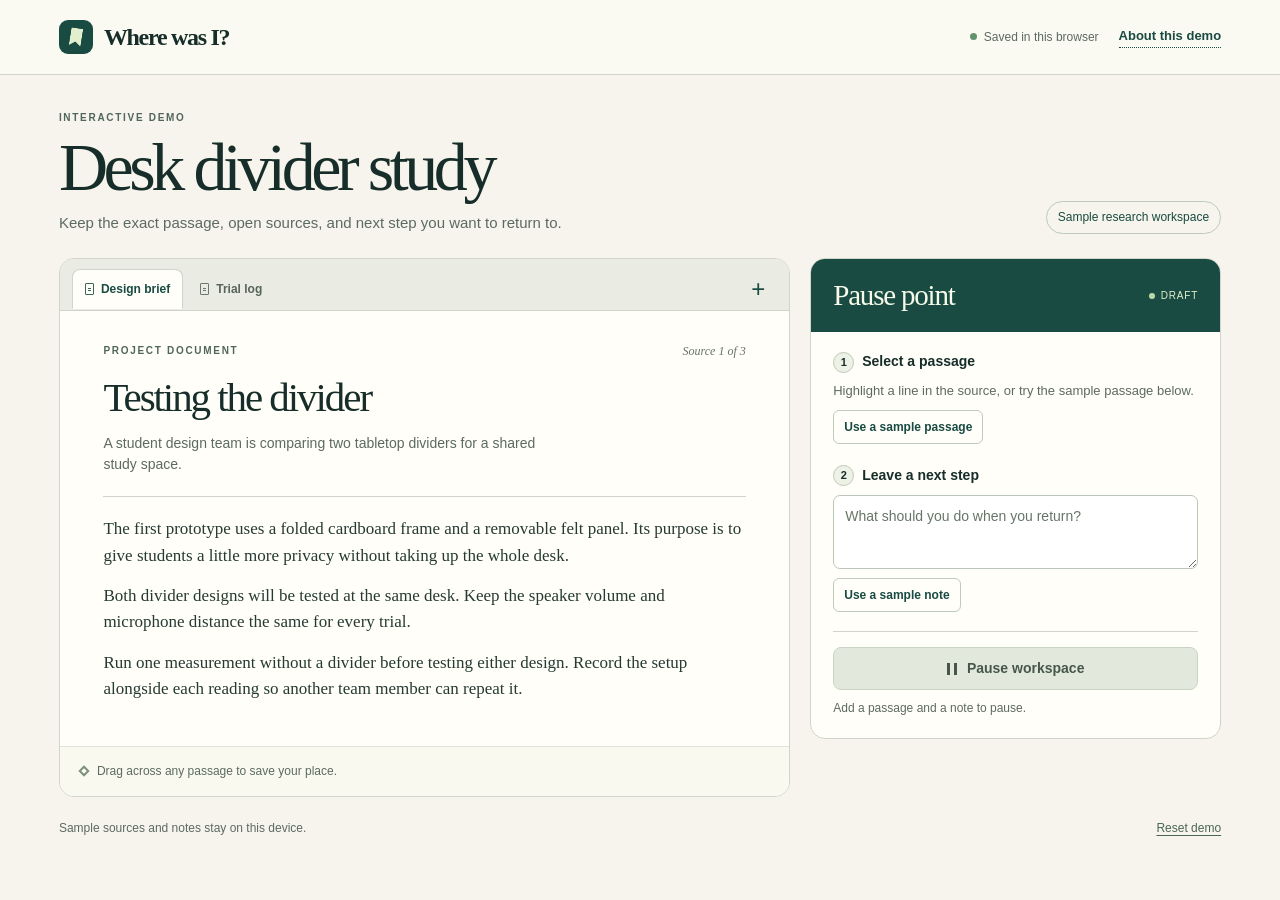
<file: index.html>
<!doctype html>
<html lang="en">
<head>
<meta charset="utf-8">
<meta name="viewport" content="width=device-width,initial-scale=1">
<meta name="theme-color" content="#f6f4ec">
<title>Where was I? · Demo workspace</title>
<style>
:root{color-scheme:light;--paper:#f6f4ec;--card:#fffef9;--ink:#162d29;--forest:#194b42;--soft:#5d6a60;--line:#d1d5c9;--mint:#dcead4;--accent:#ffdf9a;--serif:Georgia,"Times New Roman",serif;--sans:"Inter","Aptos","Segoe UI",Arial,sans-serif}
*{box-sizing:border-box}
body{margin:0;background:var(--paper);color:var(--ink);font:16px/1.55 var(--sans);min-height:100vh}
button,textarea{font:inherit;color:inherit}button{cursor:pointer}button:disabled{cursor:not-allowed}button:focus-visible,a:focus-visible,summary:focus-visible,textarea:focus-visible,[tabindex]:focus-visible{outline:3px solid #337c87;outline-offset:3px}
button{touch-action:manipulation}.visually-hidden{position:absolute;width:1px;height:1px;padding:0;overflow:hidden;clip:rect(0,0,0,0);white-space:nowrap;border:0}
[hidden]{display:none!important}
.top{border-bottom:1px solid var(--line);background:#faf9f2}
.frame{max-width:1320px;margin:auto;padding:0 clamp(18px,4.6vw,80px)}
.bar{min-height:74px;display:flex;align-items:center;justify-content:space-between;gap:12px}
.identity,.status,.top-right,.reader-meta,.section-top,.actions,.source-name,.paused-symbol,.pill{display:flex;align-items:center}
.identity{gap:11px;font:700 24px/1 var(--serif);letter-spacing:-1.3px}
.symbol{background:var(--forest);border-radius:9px;width:34px;height:34px;display:grid;place-items:center;position:relative}
.symbol:before{content:"";width:12px;height:18px;background:#e2efce;clip-path:polygon(0 0,100% 0,100% 100%,50% 75%,0 100%);transform:rotate(9deg)}
.top-right{gap:20px}.status{gap:7px;color:var(--soft);font-size:12px}.dot{width:7px;height:7px;border-radius:50%;background:#61936d}
.top-right details{position:relative}.top-right summary{cursor:pointer;color:var(--forest);font-size:13px;font-weight:650;list-style:none;border-bottom:1px dotted var(--forest)}summary::-webkit-details-marker{display:none}
.about{position:absolute;right:0;top:28px;background:var(--card);border:1px solid var(--line);border-radius:10px;padding:15px 18px;width:min(290px,85vw);box-shadow:0 8px 28px #16342b15;font-size:13px;z-index:5}.about p{margin:0}
main{padding-top:36px!important;padding-bottom:32px!important}
.intro{display:flex;align-items:flex-end;justify-content:space-between;gap:16px;margin-bottom:24px}.eyebrow,.kicker{display:block;font-size:10px;line-height:1.4;letter-spacing:1.7px;text-transform:uppercase;font-weight:750;color:#50665a}
h1,h2,h3,p{margin:0}h1{font:500 clamp(38px,5.4vw,68px)/1.07 var(--serif);letter-spacing:-.065em;margin:6px 0 7px}
.intro p{margin:0;color:var(--soft);font-size:15px}.project-tag{font-size:12px;color:var(--forest);padding:6px 11px;border:1px solid #bdcbbb;border-radius:99px;white-space:nowrap}
.grid{display:grid;grid-template-columns:minmax(0,1.78fr) minmax(285px,1fr);gap:20px;align-items:start}
.reader,.capture{background:var(--card);border:1px solid var(--line);border-radius:15px;overflow:hidden}
.tabbar{display:flex;align-items:center;gap:2px;background:#eaece3;padding:9px 12px 0;border-bottom:1px solid var(--line);min-height:52px;overflow-x:auto}
.tabs{display:flex;align-items:stretch;gap:4px;min-width:0;overflow-x:auto}
.tab{border:1px solid transparent;background:transparent;white-space:nowrap;padding:10px 12px;font-size:12px;font-weight:650;color:#576459;border-radius:8px 8px 0 0;display:flex;align-items:center;gap:7px}
.tab[aria-selected=true]{background:var(--card);border-color:var(--line);border-bottom-color:var(--card);color:var(--forest)}
.docicon{display:inline-block;width:9px;height:12px;border:1px solid currentColor;border-radius:1px;position:relative;opacity:.85}.docicon:after{content:"";position:absolute;top:4px;left:2px;right:2px;border-top:1px solid currentColor;box-shadow:0 2px 0 currentColor}
.add{margin-left:auto;border:0;background:transparent;font-size:24px;color:var(--forest);min-width:38px;min-height:38px;border-radius:7px;line-height:1}.add:hover,.plain:hover{background:#e0e6da}
.content{padding:clamp(23px,3.4vw,48px);padding-top:32px}.reader-meta{justify-content:space-between;gap:12px;margin-bottom:16px}.page-no{font:12px/1.4 var(--serif);color:#667168;font-style:italic}
.article-title{font:500 clamp(30px,3.2vw,46px)/1.05 var(--serif);letter-spacing:-.05em;margin:0 0 14px;overflow-wrap:anywhere}
.deck{font-size:14px;color:var(--soft);margin-bottom:20px;max-width:58ch}.divider{border:0;border-top:1px solid var(--line);margin:0 0 19px}
article{font:17px/1.55 var(--serif);color:#263a33;overflow-wrap:anywhere}article p+p{margin-top:14px}article::selection,article *::selection{background:#f9de93;color:#132e2a}mark{background:#ffe098;color:inherit;box-decoration-break:clone;-webkit-box-decoration-break:clone;border-bottom:1px solid #b58a2f}
.reader-foot{border-top:1px solid #e0e3d8;background:#f9f9f0;min-height:50px;padding:12px 20px;display:flex;align-items:center;gap:9px;color:var(--soft);font-size:12px}
.indicator{width:8px;height:8px;border:2px solid #7c927c;transform:rotate(45deg);flex:none}
.capture-head{background:var(--forest);color:#f7fae9;padding:20px 22px;display:flex;align-items:center;justify-content:space-between;gap:6px}
.capture-head h2{font:500 29px/1.15 var(--serif);letter-spacing:-1.2px}.capture-head .pill{font-size:10px;letter-spacing:.8px;text-transform:uppercase;gap:6px;color:#e1efcd}.capture-head .dot{background:#b8dca5;width:6px;height:6px}
.capture-body{padding:19px 22px 21px}.section-top{gap:8px;margin-bottom:8px;font-size:14px;font-weight:700}.step{display:inline-grid;place-items:center;border:1px solid #bdc9b9;background:#edf1e6;border-radius:50%;width:21px;height:21px;font-size:11px;flex:none}
.hint,.saved-hint{color:var(--soft);font-size:13px;line-height:1.5}.quote{margin:9px 0 0;padding:9px 12px 9px 13px;background:#f8f2dc;border-left:3px solid #d4b767;font:italic 15px/1.45 var(--serif);max-height:126px;overflow:auto;overflow-wrap:anywhere}
.plain{background:transparent;border:1px solid #bfccbc;color:var(--forest);font-size:12px;font-weight:650;padding:7px 10px;border-radius:6px;margin-top:9px}
.note-block{margin-top:21px}.notebox{width:100%;border:1px solid #bac6b8;border-radius:7px;background:white;padding:10px 11px;font-size:14px;line-height:1.5;resize:vertical;min-height:74px;display:block}.notebox::placeholder{color:#677568}
.note-help{font-size:12px;line-height:1.5;color:var(--soft);margin-top:6px}
.actions{margin-top:19px;border-top:1px solid var(--line);padding-top:15px;display:block}
.primary{background:var(--forest);color:#fffef9;border:1px solid var(--forest);border-radius:8px;min-height:43px;width:100%;font-size:14px;font-weight:700;display:flex;align-items:center;justify-content:center;gap:10px}.primary:hover{background:#113a32}.primary[aria-disabled=true]{background:#e2e9dc;border-color:#c9d3c4;color:#465749}.pause-icon{width:10px;height:12px;display:inline-block;border-left:3px solid currentColor;border-right:3px solid currentColor}
.saved-hint{margin-top:9px;font-size:12px}.caption{font-size:12px;color:var(--soft);margin-top:12px}.caption strong{color:var(--ink)}
.shelf{padding:10px 16px;border-bottom:1px solid var(--line);background:#f5f7ed;display:flex;align-items:center;gap:8px;flex-wrap:wrap;font-size:12px}.shelf button{background:white;border:1px solid #bdcaba;border-radius:6px;font-size:12px;padding:4px 8px}.shelf button[aria-pressed=true]{background:var(--mint)}
.paused-view{min-height:390px;display:grid;align-content:center;justify-items:center;text-align:center;padding:30px;background:repeating-linear-gradient(0deg,#f8f8ef,#f8f8ef 26px,#e7ecdf 27px,#f8f8ef 28px)}.paused-card{width:100%;max-width:380px;text-align:left;background:#fffef9;border:1px solid #c5cfbf;border-radius:10px;padding:23px;box-shadow:4px 5px 0 #dce4d5}.paused-card h2{font:500 35px/1.1 var(--serif);letter-spacing:-.05em;margin:7px 0}.paused-card p{font-size:14px;color:var(--soft)}.paused-card ul{padding-left:18px;margin-bottom:0;font-size:13px;color:var(--forest)}
.summary-label{font-size:11px;color:var(--soft);font-weight:700;letter-spacing:.5px;text-transform:uppercase}.resume-note{font-size:15px;overflow-wrap:anywhere;white-space:pre-wrap;margin:5px 0 20px}.paused-symbol{background:var(--mint);width:38px;height:38px;justify-content:center;border-radius:9px;color:var(--forest);margin-bottom:14px}
.notice{background:#e3efd9;color:#295037;padding:9px 16px;font-size:13px;border-bottom:1px solid #c7d7bd}.footer{display:flex;align-items:center;justify-content:space-between;gap:16px;margin:17px 0;color:var(--soft);font-size:12px}.reset-btn{border:0;padding:5px 0;background:transparent;white-space:nowrap;text-decoration:underline;text-underline-offset:3px;color:#4b6554;font-size:12px}
@media(min-width:1550px){main{padding-top:52px!important}}
@media(max-width:780px){.grid{grid-template-columns:1fr}.intro{align-items:start}.capture-body{padding:20px}.frame{padding-left:20px;padding-right:20px}main{padding-top:24px!important}.content{padding:24px}.intro{margin-bottom:17px}.project-tag{display:none}.bar{min-height:60px}.status{display:none}.grid{gap:14px}.footer{align-items:flex-start}.paused-view{min-height:240px}}
@media(max-width:430px){.frame{padding-left:13px;padding-right:13px}.content{padding:20px}.tab{padding:9px 8px}.tabbar{padding-left:7px;padding-right:4px}.identity{font-size:23px}.intro p{font-size:14px}.capture-head{padding:17px 20px}.footer{font-size:11px}}
@media(prefers-reduced-motion:no-preference){button{transition:background-color .14s}.notice{animation:appear .3s ease-out}@keyframes appear{from{opacity:0}to{opacity:1}}}
</style>
</head>
<body>
<header class="top"><div class="bar frame">
 <div class="identity"><span class="symbol" aria-hidden="true"></span>Where was I?</div>
 <div class="top-right"><span class="status"><i class="dot" aria-hidden="true"></i><span id="storageStatus">Saved in this browser</span></span><details><summary>About this demo</summary><div class="about"><p>This sample workspace recreates the experience with three built-in sources. The Chrome extension in the extension folder works with your actual browser tabs.</p></div></details></div>
</div></header>
<main class="frame">
 <header class="intro"><div><span class="eyebrow">Interactive demo</span><h1>Desk divider study</h1><p>Keep the exact passage, open sources, and next step you want to return to.</p></div><span class="project-tag">Sample research workspace</span></header>
 <div class="grid">
 <section class="reader" aria-label="Sample research sources">
  <div id="reading">
   <div class="tabbar"><div class="tabs" id="tabs" role="tablist" aria-label="Open sample sources"></div><button class="add" id="add" aria-label="Manage open sources" aria-controls="shelf" aria-expanded="false" title="Manage open sources">+</button></div>
   <div class="shelf" id="shelf" hidden></div>
   <div id="notice" class="notice" role="status" hidden></div>
   <div class="content" id="readerPanel" role="tabpanel" tabindex="0">
    <div class="reader-meta"><span class="kicker" id="kind"></span><span class="page-no" id="page"></span></div>
    <h2 class="article-title" id="title"></h2><p class="deck" id="deck"></p><hr class="divider">
    <article id="body" aria-label="Selectable source text"></article>
   </div>
   <div class="reader-foot"><span class="indicator" aria-hidden="true"></span><span id="readtip">Drag across any passage to save your place.</span></div>
  </div>
  <div class="paused-view" id="pausedView" hidden><div class="paused-card"><div class="paused-symbol" aria-hidden="true"><span class="pause-icon"></span></div><span class="kicker">Paused workspace</span><h2>Your place is saved.</h2><p>These sample sources will reopen together.</p><ul id="pausedTabs"></ul></div></div>
 </section>
 <aside class="capture" aria-labelledby="captureTitle"><header class="capture-head"><h2 id="captureTitle">Pause point</h2><span class="pill"><i class="dot" aria-hidden="true"></i><span id="stateLabel">Draft</span></span></header>
  <div id="editor" class="capture-body">
   <div class="section-top"><span class="step" aria-hidden="true">1</span><span>Select a passage</span></div>
   <div id="noQuote" class="hint">Highlight a line in the source, or try the sample passage below.</div>
   <div id="quoteDetail" hidden><p class="hint" id="quoteSource"></p><blockquote class="quote" id="currentQuote"></blockquote></div>
   <button class="plain" id="sample">Use a sample passage</button>
   <div class="note-block"><label class="section-top" for="note"><span class="step" aria-hidden="true">2</span>Leave a next step</label><textarea class="notebox" id="note" maxlength="2000" placeholder="What should you do when you return?"></textarea><button type="button" class="plain" id="suggest">Use a sample note</button></div>
   <div class="actions"><button id="pause" class="primary" aria-disabled="true"><span class="pause-icon" aria-hidden="true"></span>Pause workspace</button><p class="saved-hint" id="pauseHint">Add a passage and a note to pause.</p></div>
  </div>
  <div id="saved" class="capture-body" hidden><div class="summary-label">Your next step</div><p class="resume-note" id="savedNote"></p><div class="summary-label" id="savedSource"></div><blockquote class="quote" id="savedQuote"></blockquote><div class="actions"><button id="resume" class="primary"><span aria-hidden="true">↗</span>Resume workspace</button><p class="saved-hint">Reopen the saved sources and jump to your highlight.</p></div></div>
 </aside>
 </div>
 <div class="footer"><span>Sample sources and notes stay on this device.</span><button class="reset-btn" id="reset">Reset demo</button></div>
 <span role="status" id="announce" class="visually-hidden" aria-live="polite"></span>
</main>
<script>
'use strict';
const sources={
 brief:{tab:'Design brief',kind:'Project document',title:'Testing the divider',deck:'A student design team is comparing two tabletop dividers for a shared study space.',paragraphs:[
 'The first prototype uses a folded cardboard frame and a removable felt panel. Its purpose is to give students a little more privacy without taking up the whole desk.',
 'Both divider designs will be tested at the same desk. Keep the speaker volume and microphone distance the same for every trial.',
 'Run one measurement without a divider before testing either design. Record the setup alongside each reading so another team member can repeat it.'
 ],sample:'Keep the speaker volume and microphone distance the same for every trial.',note:'Check the microphone distance in the trial log before comparing designs.'},
 log:{tab:'Trial log',kind:'Notebook entry',title:'First trial notes',deck:'A sample notebook entry from the team’s first setup session.',paragraphs:[
 'We placed the speaker on the far side of the desk and marked the microphone position with tape. A photo of the setup will help us place the equipment again.',
 'The second trial used a different microphone position. Repeat it from the marked spot before comparing the readings.',
 'For the next session, bring the felt panel and the cardboard frame to the same desk. Use the first trial as the reference for the equipment positions.'
 ],sample:'Repeat it from the marked spot before comparing the readings.',note:'Repeat trial two using the original tape mark.'},
 outline:{tab:'Report outline',kind:'Writing draft',title:'Explaining the results',deck:'Working notes for a short design report the team will share after testing.',paragraphs:[
 'Start the report with the design question and a sketch of the two prototypes. A reader should understand what changed between the designs.',
 'Use the same scale for both trial charts. Label the baseline and explain any readings the team excluded from the comparison.',
 'End with one specific revision for the next prototype. Tie the revision to an observation in the trial log.'
 ],sample:'Label the baseline and explain any readings the team excluded from the comparison.',note:'Find the baseline in the trial log and label it on the chart.'}
};
const key='where-was-i.demo.v1';
const $=id=>document.getElementById(id);
const sourceIds=Object.keys(sources);
const fresh=()=>({tabs:['brief','log'],active:'brief',anchor:null,note:'',paused:false});
const full=id=>sources[id].paragraphs.join('');
function validSaved(obj){
 if(!obj||!Array.isArray(obj.tabs)||!obj.tabs.length||!obj.tabs.every(id=>sourceIds.includes(id))||!obj.tabs.includes(obj.active)||typeof obj.note!=='string'||typeof obj.paused!=='boolean')return false;
 const a=obj.anchor;
 if(a!==null&&(!a||!obj.tabs.includes(a.id)||!Number.isInteger(a.start)||!Number.isInteger(a.end)||a.start<0||a.end<=a.start||a.end>full(a.id).length))return false;
 return !obj.paused||(a!==null&&obj.note.trim().length>0);
}
let state=fresh(),restored=false;
try{const data=JSON.parse(localStorage.getItem(key));if(validSaved(data))state=data;}catch{}
function persist(){try{localStorage.setItem(key,JSON.stringify(state));}catch{$('storageStatus').textContent='Saved for this visit';}}
function tell(message){$('announce').textContent=message;}
function quote(){return state.anchor?full(state.anchor.id).slice(state.anchor.start,state.anchor.end):'';}
function renderCard(){
 const a=state.anchor,ready=!!a&&!!state.note.trim();$('noQuote').hidden=!!a;$('quoteDetail').hidden=!a;
 if(a){$('quoteSource').textContent=sources[a.id].tab;$('currentQuote').textContent=quote();}
 $('pause').setAttribute('aria-disabled',String(!ready));
 $('pauseHint').textContent=ready?'Your open sources, highlight, and note will be saved.':a?'Add a next-step note to pause.':state.note.trim()?'Select a passage to pause.':'Add a passage and a note to pause.';
 $('stateLabel').textContent=state.paused?'Paused':restored?'Resumed':'Draft';
 if(state.paused){$('savedNote').textContent=state.note;$('savedSource').textContent=sources[a.id].tab+' · saved passage';$('savedQuote').textContent=quote();}
}
function renderArticle(){
 const d=sources[state.active],body=$('body'),a=state.anchor;
 $('title').textContent=d.title;$('deck').textContent=d.deck;$('kind').textContent=d.kind;$('page').textContent='Source '+(sourceIds.indexOf(state.active)+1)+' of '+sourceIds.length;
 $('readerPanel').setAttribute('aria-labelledby','tab-'+state.active);body.replaceChildren();let offset=0;
 for(const line of d.paragraphs){const p=document.createElement('p'),start=a&&a.id===state.active?Math.max(0,a.start-offset):0,end=a&&a.id===state.active?Math.min(line.length,a.end-offset):0;
 if(end>start){p.append(line.slice(0,start));const m=document.createElement('mark');m.textContent=line.slice(start,end);p.append(m,line.slice(end));}else{p.textContent=line;}body.append(p);offset+=line.length;}
}
function switchTab(id,focus=false){state.active=id;persist();renderSources();renderArticle();if(focus)$('tab-'+id).focus();}
function renderSources(){
 const tabs=$('tabs');tabs.replaceChildren();state.tabs.forEach((id,i)=>{const b=document.createElement('button');b.type='button';b.id='tab-'+id;b.className='tab';b.setAttribute('role','tab');b.setAttribute('aria-controls','readerPanel');b.setAttribute('aria-selected',String(id===state.active));b.tabIndex=id===state.active?0:-1;
 const icon=document.createElement('span');icon.className='docicon';icon.setAttribute('aria-hidden','true');b.append(icon,sources[id].tab);
 b.onclick=()=>switchTab(id,true);b.onkeydown=e=>{let target;if(e.key==='ArrowRight')target=(i+1)%state.tabs.length;if(e.key==='ArrowLeft')target=(i+state.tabs.length-1)%state.tabs.length;if(e.key==='Home')target=0;if(e.key==='End')target=state.tabs.length-1;if(target!==undefined){e.preventDefault();switchTab(state.tabs[target],true);}};tabs.append(b);});
 const shelf=$('shelf');shelf.replaceChildren('Open sources ');
 for(const id of sourceIds){const b=document.createElement('button');b.type='button';const isOpen=state.tabs.includes(id);b.textContent=(isOpen?'✓ ':'+ ')+sources[id].tab;b.setAttribute('aria-pressed',String(isOpen));b.disabled=isOpen&&state.tabs.length===1;
 b.onclick=()=>{if(isOpen){state.tabs=state.tabs.filter(v=>v!==id);if(state.anchor?.id===id)state.anchor=null;if(state.active===id)state.active=state.tabs[0];}else{state.tabs.push(id);state.active=id;}persist();render();const buttons=[...shelf.querySelectorAll('button')];(buttons.find(el=>el.textContent.endsWith(sources[id].tab)&&!el.disabled)||$('add')).focus();};shelf.append(b);}
}
function render(){
 $('reading').hidden=state.paused;$('editor').hidden=state.paused;$('pausedView').hidden=!state.paused;$('saved').hidden=!state.paused;$('note').value=state.note;
 $('notice').hidden=!restored||state.paused;if(restored)$('notice').textContent='Workspace resumed. Your sources, passage, and next step are back.';
 if(state.paused){const ul=$('pausedTabs');ul.replaceChildren();for(const id of state.tabs){const li=document.createElement('li');li.textContent=sources[id].tab;ul.append(li);}}
 else{renderSources();renderArticle();}renderCard();
}
function captureSelection(){
 if(state.paused)return;const sel=window.getSelection();if(!sel||sel.rangeCount!==1||sel.isCollapsed)return;
 const r=sel.getRangeAt(0),body=$('body');if(!body.contains(r.startContainer)||!body.contains(r.endContainer))return;
 const prefix=document.createRange();prefix.selectNodeContents(body);prefix.setEnd(r.startContainer,r.startOffset);
 const start=prefix.toString().length,end=start+r.toString().length;if(start===end||!full(state.active).slice(start,end).trim())return;
 if(state.anchor?.id===state.active&&state.anchor.start===start&&state.anchor.end===end)return;
 state.anchor={id:state.active,start,end};persist();renderCard();tell('Passage saved from '+sources[state.active].tab+'.');
}
document.addEventListener('selectionchange',captureSelection);document.addEventListener('pointerup',captureSelection);document.addEventListener('keyup',captureSelection);
$('sample').onclick=()=>{const d=sources[state.active],start=full(state.active).indexOf(d.sample);state.anchor={id:state.active,start,end:start+d.sample.length};window.getSelection()?.removeAllRanges();renderArticle();renderCard();persist();tell('Sample passage highlighted in '+d.tab+'.');};
$('suggest').onclick=()=>{state.note=sources[state.anchor?.id||state.active].note;$('note').value=state.note;renderCard();persist();$('note').focus();tell('Sample next step added.');};
$('note').onfocus=()=>{if(state.anchor?.id===state.active)renderArticle();};
$('note').oninput=e=>{state.note=e.target.value;renderCard();persist();};
$('add').onclick=()=>{const shelf=$('shelf');shelf.hidden=!shelf.hidden;$('add').setAttribute('aria-expanded',String(!shelf.hidden));};
$('pause').onclick=()=>{if(!state.anchor||!state.note.trim()){tell($('pauseHint').textContent);(state.anchor?$('note'):$('sample')).focus();return;}state.paused=true;restored=false;persist();render();$('resume').focus();tell('Workspace paused.');};
$('resume').onclick=()=>{state.paused=false;restored=true;state.active=state.anchor.id;persist();render();$('readerPanel').focus({preventScroll:true});const m=$('body').querySelector('mark');if(m)m.scrollIntoView({block:'nearest'});tell('Workspace restored to your highlighted passage.');};
$('reset').onclick=()=>{if(!confirm('Clear this demo’s saved passage and note and restore its original source tabs?'))return;state=fresh();restored=false;$('shelf').hidden=true;$('add').setAttribute('aria-expanded','false');window.getSelection()?.removeAllRanges();persist();render();$('sample').focus();tell('Demo reset.');};
render();persist();
</script>
</body>
</html>
</file>
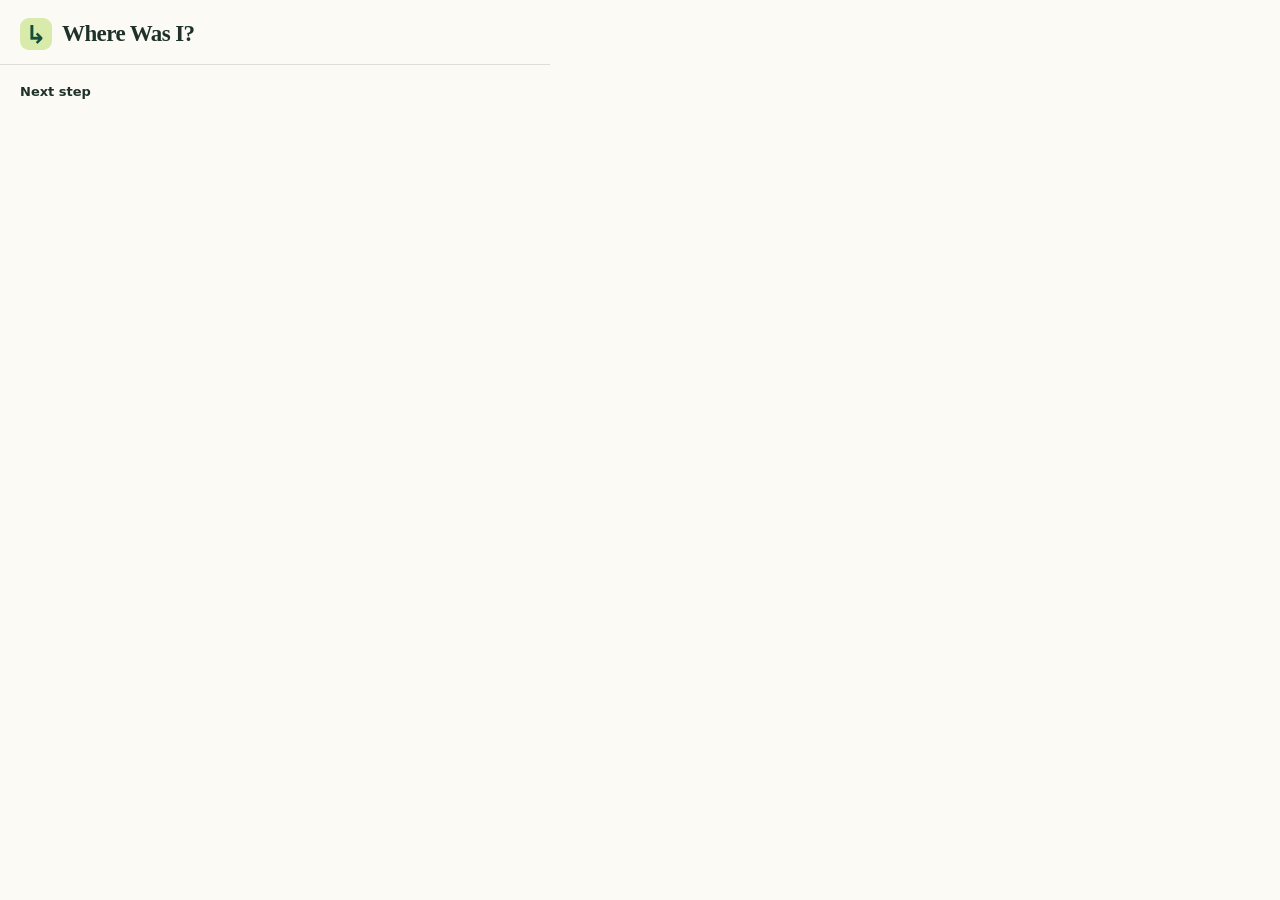
<file: extension/card.html>
<!doctype html>
<html lang="en"><head><meta charset="utf-8"><meta name="viewport" content="width=device-width,initial-scale=1"><title>Where Was I? – Next step</title><link rel="stylesheet" href="style.css"></head>
<body class="side">
<header><div class="brand-mark" aria-hidden="true">↳</div><h1>Where Was I?</h1></header>
<main><h2>Next step</h2><p class="big-note" id="note"></p><blockquote id="quote" hidden></blockquote><p class="caption" id="source"></p></main>
<script type="module" src="card.js"></script>
</body></html>
</file>
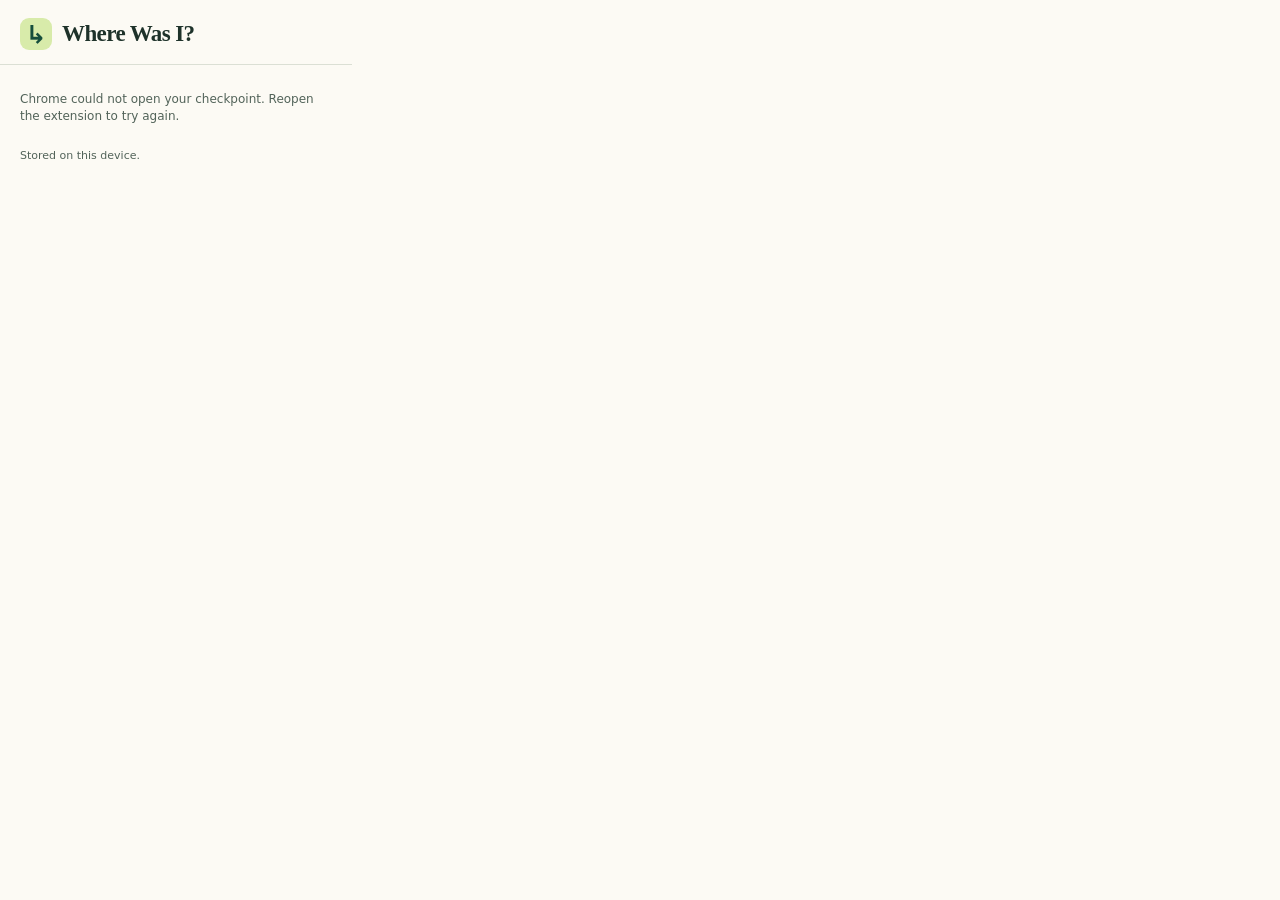
<file: extension/popup.html>
<!doctype html>
<html lang="en"><head><meta charset="utf-8"><meta name="viewport" content="width=device-width,initial-scale=1"><title>Where Was I?</title><link rel="stylesheet" href="style.css"></head>
<body>
<header><div class="brand-mark" aria-hidden="true">↳</div><h1>Where Was I?</h1></header>
<main>
<section id="saved" hidden>
  <h2>Next step</h2><p id="saved-note" class="big-note"></p>
  <blockquote id="saved-quote"></blockquote><p id="saved-source" class="caption"></p>
  <button id="resume" class="primary" type="button">Resume work <span aria-hidden="true">↗</span></button>
  <div class="actions"><button id="replace" class="text-button" type="button">New checkpoint</button><button id="forget" class="text-button" type="button">Delete</button></div>
</section>
<form id="editor" hidden>
  <h2 id="capture-label">Current passage</h2><blockquote id="preview">Reading the current page…</blockquote><p id="source" class="caption"></p>
  <label for="note">What will you do next?</label>
  <textarea id="note" required maxlength="240" rows="2" placeholder="Compare the two results…" autocomplete="off"></textarea>
  <button id="choose" class="text-button" type="button">+ Choose related tabs</button>
  <fieldset id="choices" hidden><legend>Include these tabs</legend><div id="choice-list"></div></fieldset>
  <button id="save" class="primary" type="submit" disabled>Save checkpoint <span aria-hidden="true">↓</span></button>
  <button id="cancel" class="text-button" type="button" hidden>Keep previous checkpoint</button>
</form>
<p id="status" class="status" role="status" aria-live="polite"></p>
</main><footer>Stored on this device.</footer>
<script type="module" src="popup.js"></script>
</body></html>
</file>
<file: extension/style.css>
:root {color-scheme:light; --paper:#fcfaf4; --ink:#1e322a; --muted:#526359; --line:#dbdfd4; --green:#164e3c; font:14px/1.45 "Segoe UI",system-ui,sans-serif;}
* {box-sizing:border-box;}
body {margin:0; width:352px; background:var(--paper); color:var(--ink);}
body.side {width:auto; max-width:550px;}
header {display:flex; align-items:center; gap:10px; padding:18px 20px 14px; border-bottom:1px solid var(--line);}
.brand-mark {display:grid; place-items:center; background:#d8ebaa; color:var(--green); width:32px; height:32px; border-radius:9px; font:700 25px/1 system-ui;}
h1 {margin:0; font:600 23px/1.2 Georgia,serif; letter-spacing:-.6px;}
main {padding:18px 20px 4px;}
h2, label[for], legend {display:block; margin:0 0 8px; font-size:13px; font-weight:650;}
blockquote {margin:0; padding:10px 12px; background:#eef2e5; border-left:3px solid #769451; border-radius:0 6px 6px 0; max-height:112px; overflow:auto; overflow-wrap:anywhere; font:16px/1.45 Georgia,serif;}
.caption {margin:6px 0 16px; font-size:12px; color:var(--muted); overflow-wrap:anywhere;}
.big-note {margin:0 0 14px; overflow-wrap:anywhere; font:500 23px/1.25 Georgia,serif;}
textarea {font:inherit; color:var(--ink); background:white; width:100%; resize:vertical; min-height:58px; max-height:100px; padding:8px 10px; border:1px solid #a9b4a5; border-radius:7px;}
button {font:inherit; cursor:pointer;}
.primary {width:100%; border:0; border-radius:8px; padding:11px 12px; display:flex; align-items:center; justify-content:space-between; background:var(--green); color:white; font-weight:650;}
.primary:hover {background:#226048;}
.primary:disabled {cursor:default; opacity:.48;}
.text-button {background:transparent; border:0; color:var(--green); padding:7px 0; text-align:left; text-decoration:underline; text-underline-offset:3px; font-size:13px;}
.actions {display:flex; justify-content:space-between; margin-top:3px;}
fieldset {margin:2px 0 10px; border:1px solid var(--line); border-radius:6px; padding:4px 8px; max-height:120px; overflow:auto;}
legend {padding:0 4px; margin-bottom:1px; font-size:12px;}
.tab-option {display:flex; gap:6px; align-items:flex-start; padding:3px 0; cursor:pointer; font-size:12px; overflow-wrap:anywhere;}
.tab-option input {accent-color:var(--green);}
.status {color:var(--muted); font-size:12px; margin:8px 0; overflow-wrap:anywhere;}
.status:empty {margin:0;}
footer {margin:10px 20px 14px; font-size:11px; color:var(--muted);}
button:focus-visible,textarea:focus-visible,input:focus-visible {outline:2px solid #71502c; outline-offset:2px;}
[hidden] {display:none !important;}
</file>
